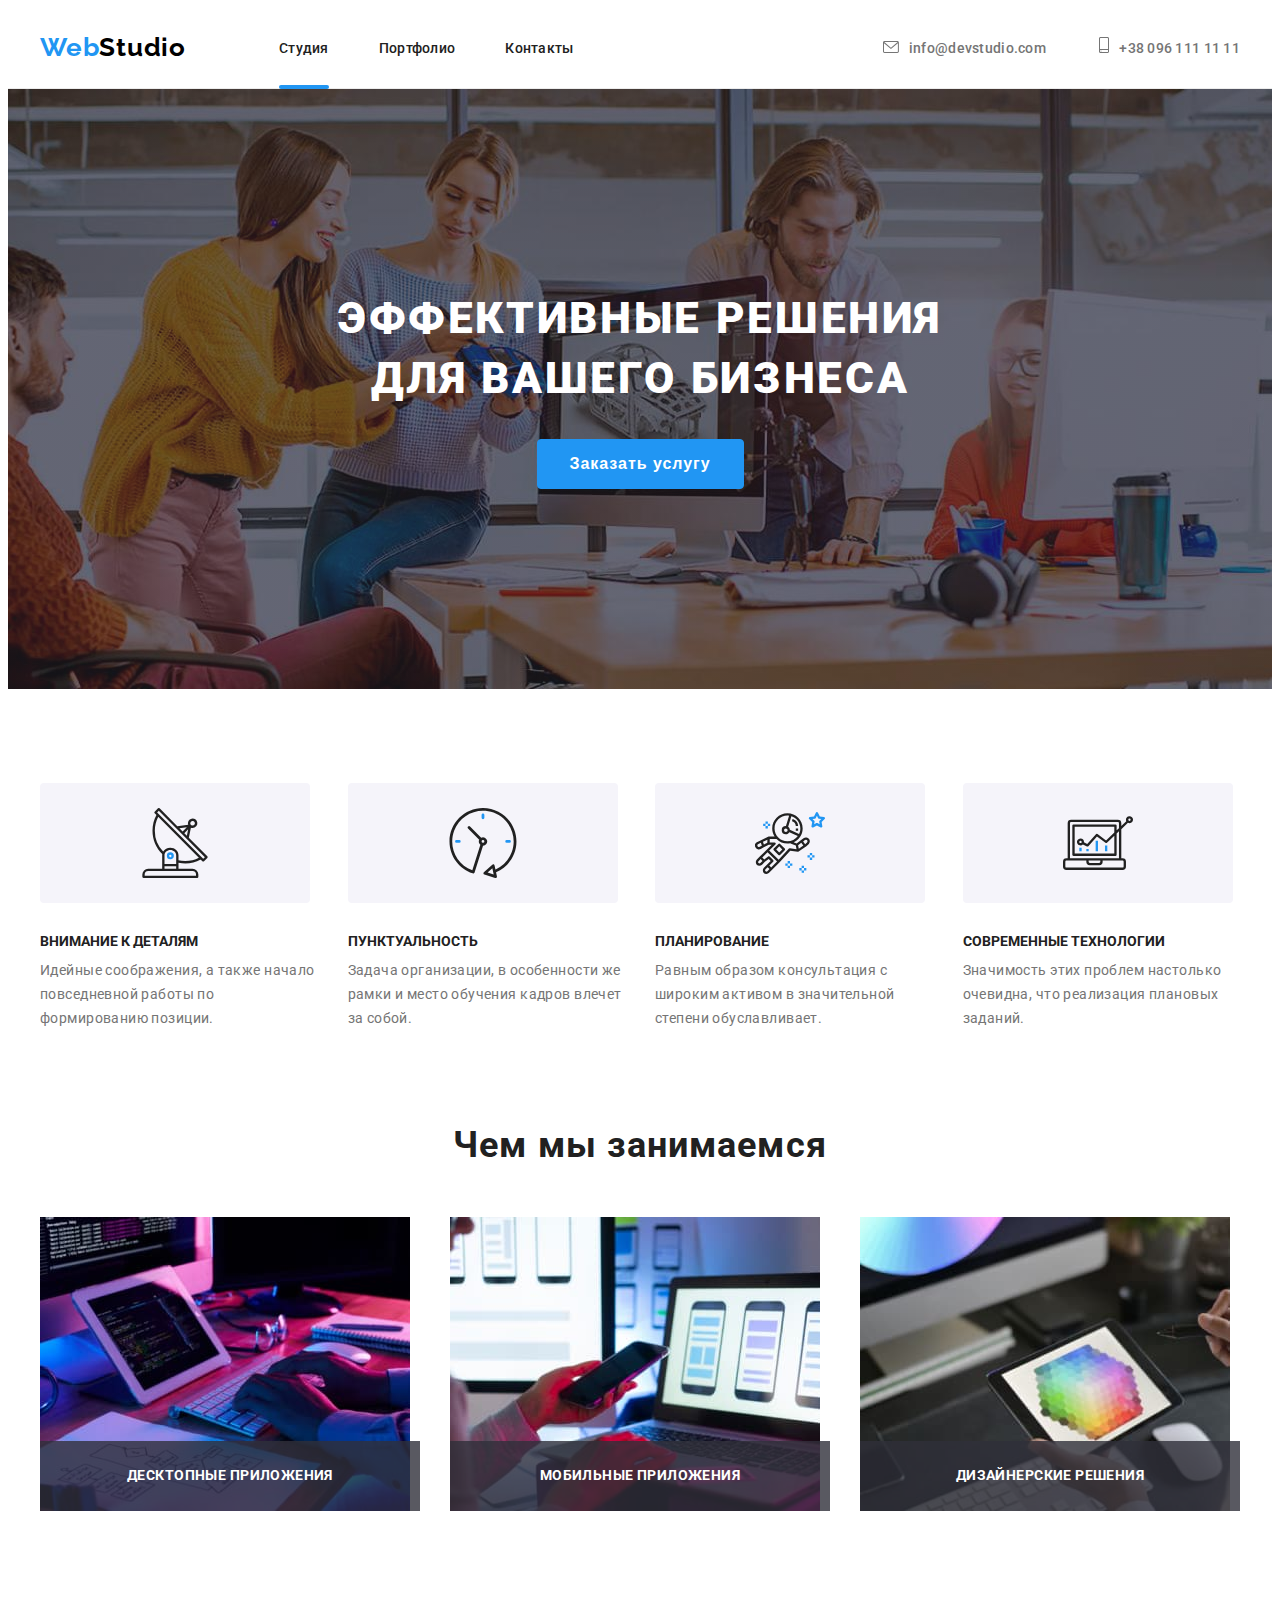
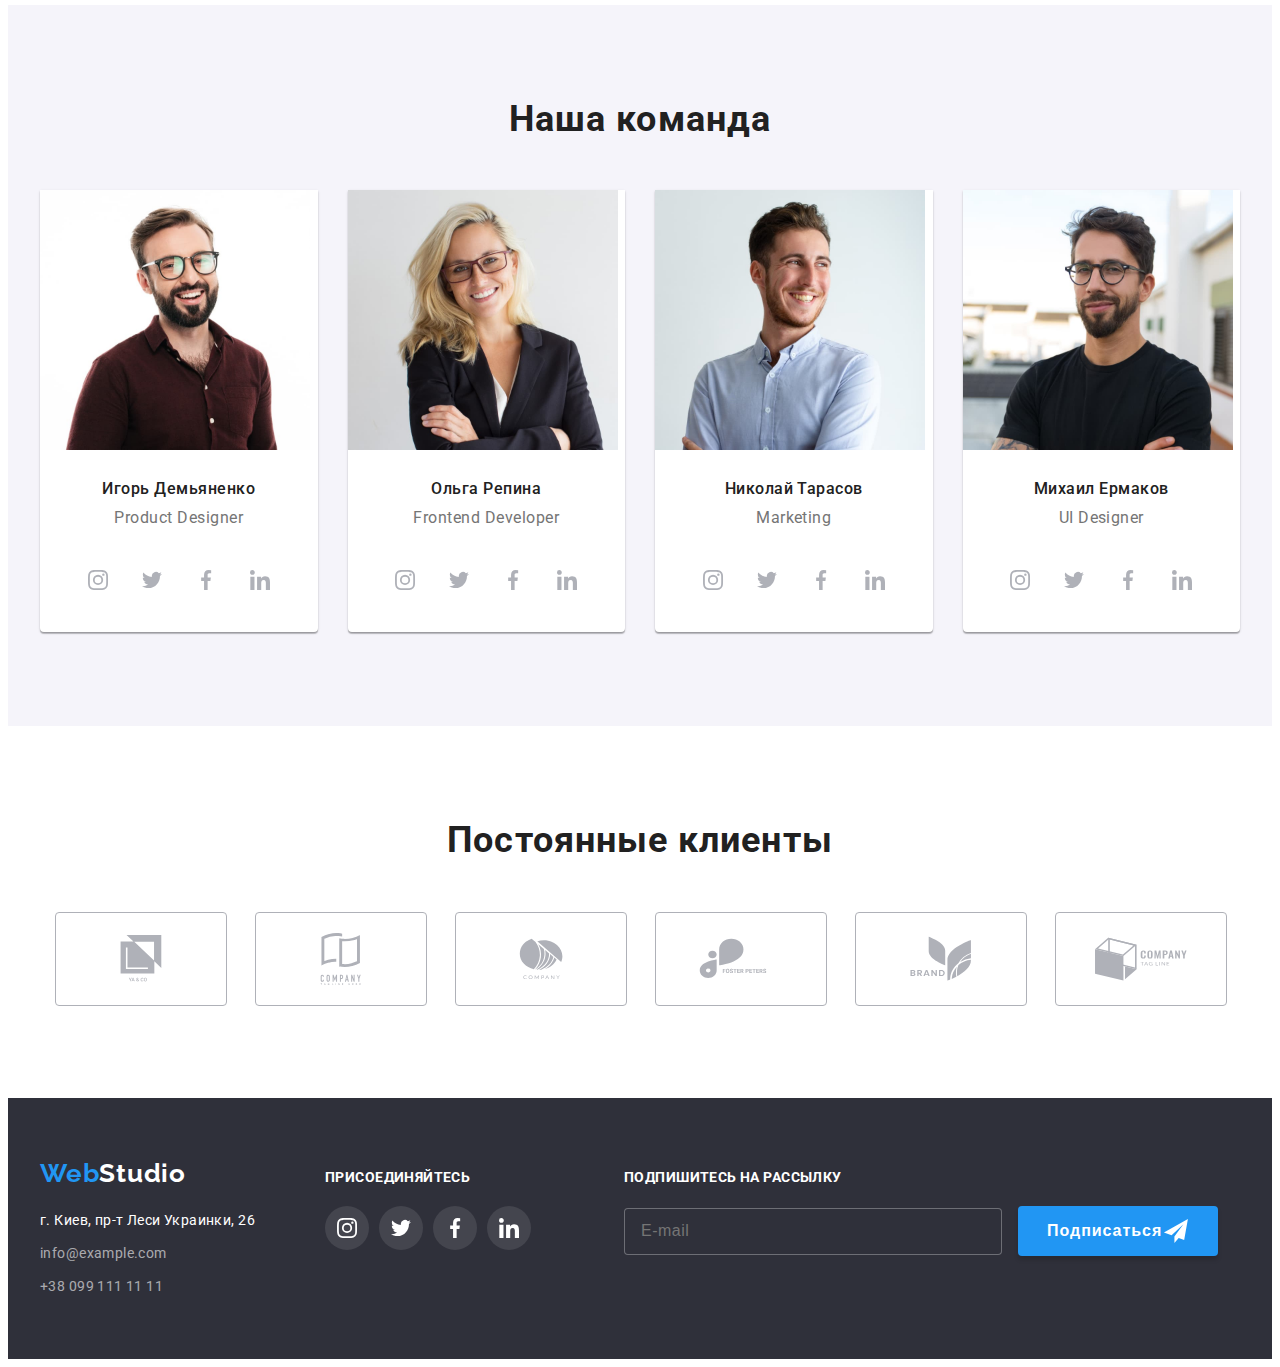
<file: index.html>
<!DOCTYPE html>
<html lang="ru">
<head>
    <meta charset="UTF-8">
    <meta http-equiv="X-UA-Compatible" content="IE=edge">
    <meta name="viewport" content="width=device-width, initial-scale=1.0">
    <title>Homework6</title>
    <link rel="preconnect" href="https://fonts.googleapis.com">
    <link rel="preconnect" href="https://fonts.gstatic.com" crossorigin>
    <link href="https://fonts.googleapis.com/css2?family=Raleway:wght@700&family=Roboto:wght@400;500;700;900&display=swap" rel="stylesheet">
    <link rel="stylesheet" href="https://cdnjs.cloudflare.com/ajax/libs/modern-normalize/1.1.0/modern-normalize.min.css" integrity="sha512-wpPYUAdjBVSE4KJnH1VR1HeZfpl1ub8YT/NKx4PuQ5NmX2tKuGu6U/JRp5y+Y8XG2tV+wKQpNHVUX03MfMFn9Q==" crossorigin="anonymous" referrerpolicy="no-referrer" />
    <link rel="stylesheet" href="./css/styles.css">
</head>
<body>
<!--Шапка--> 
    <header class="header">       
        <div class="container header-container">   
            <nav class="nav header-nav">
                <a class="web-studio link" href="/"><span class="web">Web</span>Studio</a>
                <ul class="header-list list">
                    <li class="header-item">
                        <a href="./index.html" class="link-menu current link menu">Студия</a>
                    </li>
                    <li class="header-item">
                        <a href="./portfolio.html" class="link-menu link menu">Портфолио</a>
                    </li>
                    <li class="header-item">
                        <a href="" class=" link-menu link menu">Контакты</a>
                    </li>
                </ul>
            </nav>
                <div class="site-nav-contacts">
                    <a href="mailto:info@devstudio.com" class="link-contacts link header-mail">
                        <svg class="mail-icon" width="16" height="12">
                        <use href="./images/icons.svg#icon-mail">
                        </use>
                    </svg>info@devstudio.com
                    </a>
                    <a href="tel:+380961111111" class="link-contacts link">
                        <svg class="phone-icon" width="10" height="16">
                            <use href="./images/icons.svg#icon-smartphone">
                            </use>
                        </svg>+38 096 111 11 11
                    </a>
                </div>                
        </div>
    </header>

<main>
<!--Heroy-->
    <div class="overlay">
        <section class="heroy">
            <div class="container">
                <h1 class="heroy-name">ЭФФЕКТИВНЫЕ РЕШЕНИЯ </br> ДЛЯ ВАШЕГО БИЗНЕСА</h1>
                <button type="button" class="button" data-modal-open>Заказать услугу</button> 
            </div>
        </section>
    </div>  

    <!-- Особенности-->
    <section class="section">
        <div class="container">
        <h2 class="visually-hidden">Особенности</h2>
        <ul class="peculiarities-list list">
            <li class="item">
                <div class="title-icons">
                    <svg class="title-icon" width="70" height="70">
                        <use href="./images/icons.svg#icon-antenna">
                        </use>
                    </svg>
                </div>
                <h3 class="title">ВНИМАНИЕ К ДЕТАЛЯМ</h3>
                <p class="peculiarities-list-text">Идейные соображения, а также начало повседневной работы по формированию позиции.</p>
            </li>
            <li class="item">
                <div class="title-icons">
                    <svg class="title-icon" width="70" height="70">
                        <use href="./images/icons.svg#icon-clock">
                        </use>
                    </svg>
                </div>
                <h3 class="title">ПУНКТУАЛЬНОСТЬ</h3>
                <p class="peculiarities-list-text">Задача организации, в особенности же рамки и место обучения кадров влечет за собой.</p>
            </li>
            <li class="item">
                <div class="title-icons">
                    <svg class="title-icon" width="70" height="70">
                        <use href="./images/icons.svg#icon-astronaut">
                        </use>
                    </svg>
                </div>
                <h3 class="title">ПЛАНИРОВАНИЕ</h3>
                <p class="peculiarities-list-text">Равным образом консультация с широким активом в значительной степени обуславливает.</p>
            </li>
            <li class="item">
                <div class="title-icons">
                    <svg class="title-icon" width="70" height="70">
                        <use href="./images/icons.svg#icon-diagram">
                        </use>
                    </svg>
                </div>
                <h3 class="title">СОВРЕМЕННЫЕ ТЕХНОЛОГИИ</h3>
                <p class="peculiarities-list-text">Значимость этих проблем настолько очевидна, что реализация плановых заданий.</p>
            </li>
        </ul>
        </div>
    </section>
<!--Чем мы занимаемся-->
    <section class="section content">
        <div class="container">
        <h2 class="section-name">Чем мы занимаемся</h2>
        <ul class="work list">
            <li class="item">
                <div class="work-item-wrap">
                <img src="./images/box-1.jpg" alt="Изображение1"  width="370" height="294">
                <p class="work-item-text">ДЕСКТОПНЫЕ ПРИЛОЖЕНИЯ</p>
                </div>
            </li>
            <li class="item">
                <div class="work-item-wrap">
                <img src="./images/box-2.jpg" alt="Изображение2"  width="370" height="294">
                <p class="work-item-text">МОБИЛЬНЫЕ ПРИЛОЖЕНИЯ</p>
                </div>
            </li>
            <li class="item">
                <div class="work-item-wrap">
                <img src="./images/box-3.jpg" alt="Изображение3"  width="370" height="294">
                <p class="work-item-text">ДИЗАЙНЕРСКИЕ РЕШЕНИЯ</p> 
                </div>
            </li>
        </ul>
    </div>
    </section>
<!--Наша команда-->
    <section class="section team">
        <div class="container">
        <h2 class="section-name">Наша команда</h2>
        <ul class="worker list">
            <li class="item">
                <img src="./images/product-designer.jpg" alt="Игорь Демьяненко" width="270" height="260">
                <div class="profession">
                    <h3 class="worker-name">Игорь Демьяненко</h3>
                    <p class="worker-position" lang="en">Product Designer</p>
                    <ul class="worker-social list social-list">
                        <li class="social-item">
                            <a href="" class="social-link">
                                <svg class="social-icon" widht="20" height="20">
                                    <use href="./images/icons.svg#icon-instagram">

                                    </use>
                                </svg>
                            </a>
                        </li>
                        <li class="social-item">
                            <a href="" class="social-link">
                                <svg class="social-icon" widht="20" height="20">
                                    <use href="./images/icons.svg#icon-twitter">

                                    </use>
                                </svg>
                            </a>
                        </li>
                        <li class="social-item">
                            <a href="" class="social-link">
                                <svg class="social-icon" widht="20" height="20">
                                    <use href="./images/icons.svg#icon-facebook">

                                    </use>
                                </svg>
                            </a>
                        </li>
                        <li class="social-item">
                            <a href="" class="social-link">
                                <svg class="social-icon" widht="20" height="20">
                                    <use href="./images/icons.svg#icon-linkedin">

                                    </use>
                                </svg>
                            </a>
                        </li>
                    </ul>
                </div>
            </li>
            <li class="item"><img src="./images/frontend-developer.jpg" alt="Ольга Репина"  width="270" height="260">
                <div class="profession">
                    <h3 class="worker-name">Ольга Репина</h3>
                    <p  class="worker-position" lang="en">Frontend Developer</p>
                    <ul class="worker-social list social-list">
                        <li class="social-item">
                            <a href="" class="social-link">
                                <svg class="social-icon" widht="20" height="20">
                                    <use href="./images/icons.svg#icon-instagram">

                                    </use>
                                </svg>
                            </a>
                        </li>
                        <li class="social-item">
                            <a href="" class="social-link">
                                <svg class="social-icon" widht="20" height="20">
                                    <use href="./images/icons.svg#icon-twitter">

                                    </use>
                                </svg>
                            </a>
                        </li>
                        <li class="social-item">
                            <a href="" class="social-link">
                                <svg class="social-icon" widht="20" height="20">
                                    <use href="./images/icons.svg#icon-facebook">

                                    </use>
                                </svg>
                            </a>
                        </li>
                        <li class="social-item">
                            <a href="" class="social-link">
                                <svg class="social-icon" widht="20" height="20">
                                    <use href="./images/icons.svg#icon-linkedin">

                                    </use>
                                </svg>
                            </a>
                        </li>
                    </ul>
                </div>
            </li>
            <li class="item"><img src="./images/marketing.jpg" alt="Николай Тарасов"  width="270" height="260">
                <div class="profession">
                    <h3 class="worker-name">Николай Тарасов</h3>
                    <p  class="worker-position" lang="en">Marketing</p>
                    <ul class="worker-social list social-list">
                        <li class="social-item">
                            <a href="" class="social-link">
                                <svg class="social-icon" widht="20" height="20">
                                    <use href="./images/icons.svg#icon-instagram">

                                    </use>
                                </svg>
                            </a>
                        </li>
                        <li class="social-item">
                            <a href="" class="social-link">
                                <svg class="social-icon" widht="20" height="20">
                                    <use href="./images/icons.svg#icon-twitter">

                                    </use>
                                </svg>
                            </a>
                        </li>
                        <li class="social-item">
                            <a href="" class="social-link">
                                <svg class="social-icon" widht="20" height="20">
                                    <use href="./images/icons.svg#icon-facebook">

                                    </use>
                                </svg>
                            </a>
                        </li>
                        <li class="social-item">
                            <a href="" class="social-link">
                                <svg class="social-icon" widht="20" height="20">
                                    <use href="./images/icons.svg#icon-linkedin">

                                    </use>
                                </svg>
                            </a>
                        </li>
                    </ul>
                </div>
            </li>
            <li class="item"><img src="./images/ui-designer.jpg" alt="Михаил Ермаков"  width="270" height="260">
                <div class="profession">
                    <h3 class="worker-name">Михаил Ермаков</h3>
                    <p class="worker-position" lang="en">UI Designer</p>
                    <ul class="worker-social list social-list">
                        <li class="social-item">
                            <a href="" class="social-link">
                                <svg class="social-icon" widht="20" height="20">
                                    <use href="./images/icons.svg#icon-instagram">

                                    </use>
                                </svg>
                            </a>
                        </li>
                        <li class="social-item">
                            <a href="" class="social-link">
                                <svg class="social-icon" widht="20" height="20">
                                    <use href="./images/icons.svg#icon-twitter">

                                    </use>
                                </svg>
                            </a>
                        </li>
                        <li class="social-item">
                            <a href="" class="social-link">
                                <svg class="social-icon" widht="20" height="20">
                                    <use href="./images/icons.svg#icon-facebook">
                                    </use>
                                </svg>
                            </a>
                        </li>
                        <li class="social-item">
                            <a href="" class="social-link">
                                <svg class="social-icon" widht="20" height="20">
                                    <use href="./images/icons.svg#icon-linkedin">

                                    </use>
                                </svg>
                            </a>
                        </li>
                    </ul>
                </div>
            </li>    
        </ul>
    </div>
    </section>

<!-- Постоянные клиенты -->
    <section class="section">
        <div class="container">
            <h2 class="section-name">Постоянные клиенты</h2>
            <ul class="clients-list list">
                <li class="clients-item">
                    <a href="" class="clients-link">
                        <svg class="clients-icon" widht="41" height="46.7">
                            <use href="./images/icons.svg#icon-group-1">
                            </use>
                        </svg>
                    </a>
                </li>
                <li class="clients-item">
                    <a href="" class="clients-link">
                        <svg class="clients-icon" widht="40" height="52">
                            <use href="./images/icons.svg#icon-group-2">
                            </use>
                        </svg>
                    </a>
                </li>
                <li class="clients-item">
                    <a href="" class="clients-link">
                        <svg class="clients-icon" widht="43.46" height="41.18">
                            <use href="./images/icons.svg#icon-group-3">
                            </use>
                        </svg>
                    </a>
                </li>
                <li class="clients-item">
                    <a href="" class="clients-link">
                        <svg class="clients-icon" widht="84.44" height="40.62">
                            <use href="./images/icons.svg#icon-group-4">
                            </use>
                        </svg>
                    </a>
                </li>
                <li class="clients-item">
                    <a href="" class="clients-link">
                        <svg class="clients-icon" widht="62.54" height="45.43">
                            <use href="./images/icons.svg#icon-group-5">
                            </use>
                        </svg>
                    </a>
                </li>
                <li class="clients-item">
                    <a href="" class="clients-link">
                        <svg class="clients-icon" widht="93.79" height="43.93">
                            <use href="./images/icons.svg#icon-group-6">
                            </use>
                        </svg>
                    </a>
                </li>
            </ul>
        </div>
    </section>
</main>

<!--Footer-->
<footer class="footer">
    <div class="container footer-container">
        <div class="footer-contacts">
        <a class="web-studio link" href="/"><span class="web">Web</span>Studio</a>
        <address class="address">
            <ul class="footer-list list">
                <li><a href="https://goo.gl/maps/Q4nnMbQuA6dh1xM89" target="_blank" class="footer-link link">г. Киев, пр-т Леси Украинки, 26</a></li>
                <li><a href="mailto:info@example.com" class=" footer-item link">info@example.com</a></li>
                <li><a href="tel:+380991111111" class="footer-item footer-tel link">+38 099 111 11 11</a></li>
            </ul>
        </address>
        </div>
        <div class="footer-social-section">
            <h3 class="footer-social-title">ПРИСОЕДИНЯЙТЕСЬ</h3>
            <ul class="footer-social list social-list">
                <li class="footer-social-item">
                    <a href="" class="footer-social-link">
                        <svg class="footer-social-icon" widht="20" height="20">
                            <use href="./images/icons.svg#icon-instagram">

                            </use>
                        </svg>
                    </a>
                </li>
                <li class="footer-social-item">
                    <a href="" class="footer-social-link">
                        <svg class="footer-social-icon" widht="20" height="20">
                            <use href="./images/icons.svg#icon-twitter"></use>
                        </svg>
                    </a>
                </li>
                <li class="footer-social-item">
                    <a href="" class="footer-social-link">
                        <svg class="footer-social-icon" widht="20" height="20">
                            <use href="./images/icons.svg#icon-facebook"></use>
                        </svg>
                    </a>
                </li>
                <li class="footer-social-item">
                    <a href="" class="footer-social-link">
                        <svg class="footer-social-icon" widht="20" height="20">
                            <use href="./images/icons.svg#icon-linkedin"></use>
                        </svg>
                    </a>
                </li>
            </ul>   
        </div>
        <form action="" class="footer-form">
            <p class="footer-form-title">ПОДПИШИТЕСЬ НА РАССЫЛКУ</p>
            <div class="footer-form-field">
            <label>
                <input type="email" name="mail" id="mail" placeholder="E-mail"  class="footer-form-input">
            </label>
            <button type="submit" class="footer-form-btn">Подписаться
                <svg widht="24" height="24">
                <use href="./images/icons.svg#icon-send"></use>
            </svg></button>
            </div>
        </form>
    </footer>

<div class="backdrop is-hidden" data-modal>
    <div class="modal">
        <button type="button" class="modal-btn" data-modal-close>
            <svg class="modal-close-icon" widht="18" height="18">
                <use href="./images/icons.svg#icon-close"></use>
            </svg>
        </button>
        <form action="#" class="modal-form" >
            <p class="modal-form-title">Оставьте свои данные, мы вам перезвоним</p>
            <label class="modal-form-field">Имя
                <div class="modal-form-wrapper">
                <input type="text" class="modal-form-input" name="user-name" minlength="2" pattern="[a-zA-Zа-яёА-ЯЁ]+" title="Имя должно содержать символы кириллицы и латыницы" required>
                <svg class="modal-form-icon" widht="18" height="18">
                    <use href="./images/icons.svg#icon-person"></use>
                </svg>
                </div>
            </label>
            <label class="modal-form-field">Телефон
                <div class="modal-form-wrapper">
                <input type="tel" class="modal-form-input" name="user-tel" pattern="[0-9]{3}-[0-9]{3}-[0-9]{2}-[0-9]{2}" title="099-000-00-00">
                <svg class="modal-form-icon" widht="18" height="18">
                    <use href="./images/icons.svg#icon-phone"></use>
                </svg>
                </div>
            </label>
            <label class="modal-form-field">Почта
                <div class="modal-form-wrapper">
                <input type="mail" class="modal-form-input" name="user-mail">
                <svg class="modal-form-icon" widht="18" height="18">
                    <use href="./images/icons.svg#icon-email"></use>
                </svg>
                </div>
            </label>
            <label class="modal-form-field">Комментарий
                <textarea class="modal-form-message" name="user-message" placeholder="Введите текст"></textarea>
            </label>

            <input type="checkbox" name="accept" id="accept-policy" class="modal-form-checkbox visually-hidden">
            <label for="accept-policy" class="modal-form-checkbox-label">Соглашаюсь с рассылкой и принимаю&nbsp; <a href="#" class="contract">Условия договора</a></label>

            <button type="submit" class="modal-form-btn">Отправить</button>
        </form>
    </div>
</div>   
<script src="./js/modal.js"></script> 
</body>
</html>
</file>
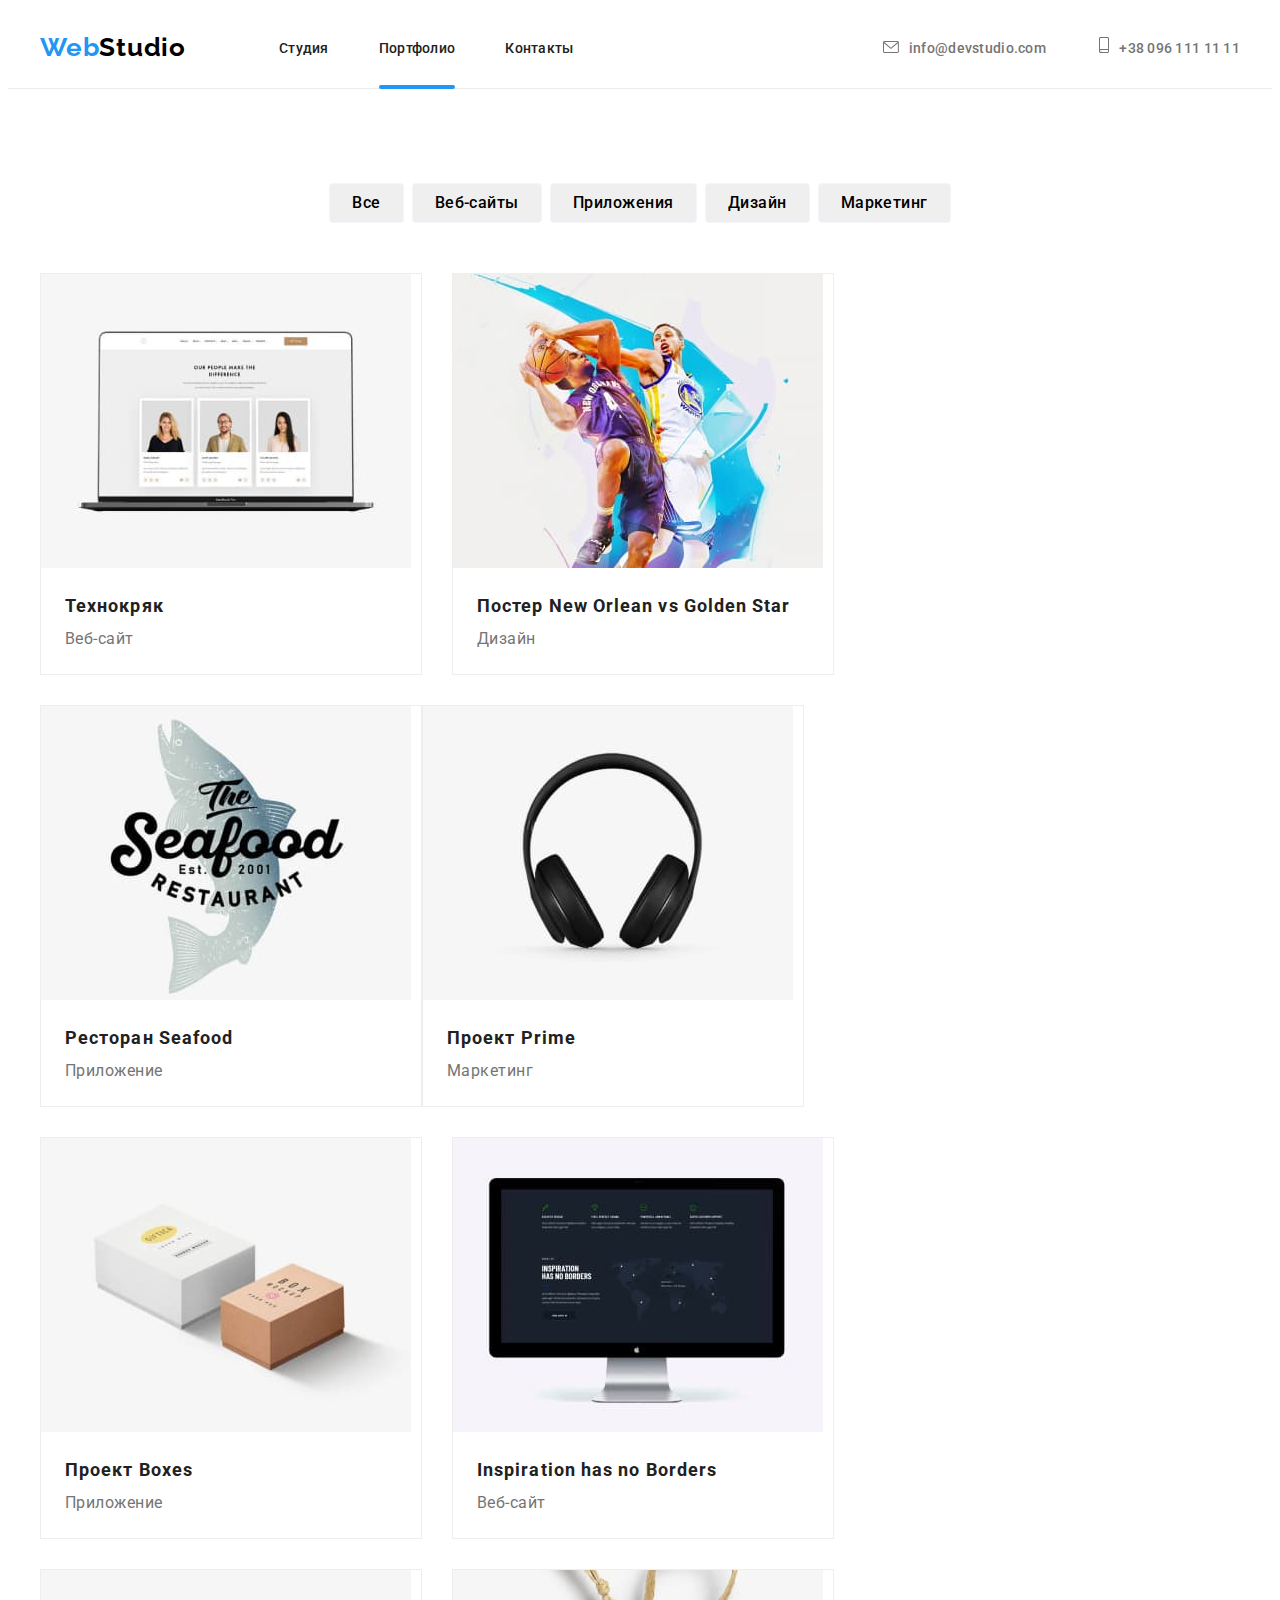
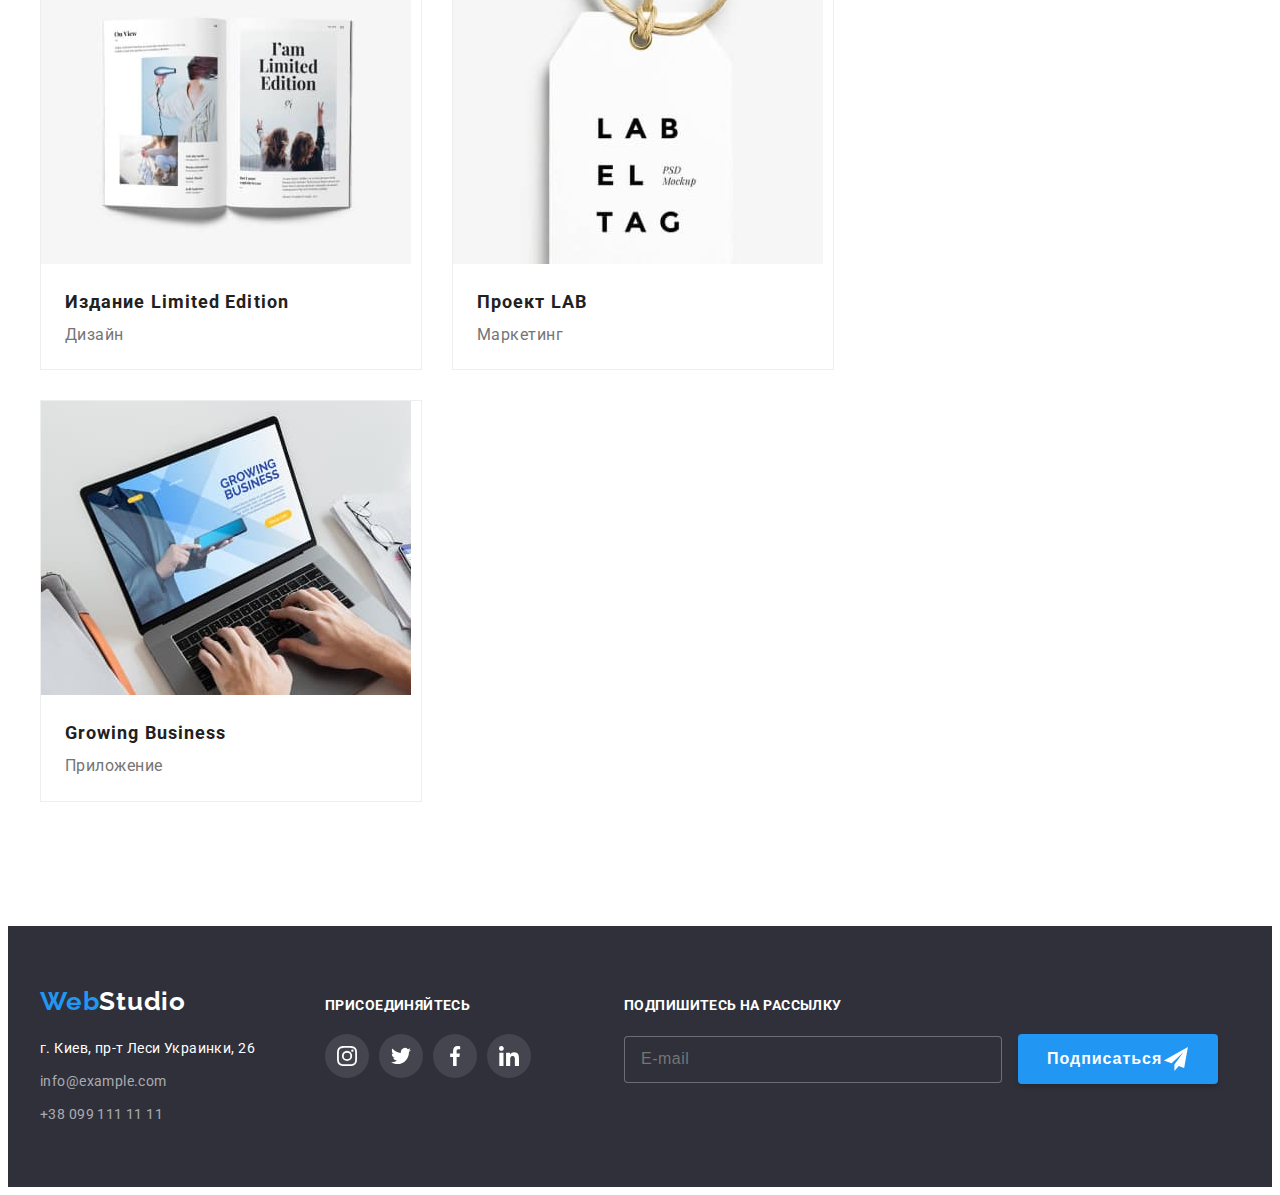
<file: portfolio.html>
<!DOCTYPE html>
<html lang="ru">
<head>
    <meta charset="UTF-8">
    <meta http-equiv="X-UA-Compatible" content="IE=edge">
    <meta name="viewport" content="width=device-width, initial-scale=1.0">
    <title>Homework6</title>
    <link rel="preconnect" href="https://fonts.googleapis.com">
    <link rel="preconnect" href="https://fonts.gstatic.com" crossorigin>
    <link href="https://fonts.googleapis.com/css2?family=Raleway:wght@700&family=Roboto:wght@400;500;700;900&display=swap" rel="stylesheet">
    <link rel="stylesheet" href="https://cdnjs.cloudflare.com/ajax/libs/modern-normalize/1.1.0/modern-normalize.min.css" integrity="sha512-wpPYUAdjBVSE4KJnH1VR1HeZfpl1ub8YT/NKx4PuQ5NmX2tKuGu6U/JRp5y+Y8XG2tV+wKQpNHVUX03MfMFn9Q==" crossorigin="anonymous" referrerpolicy="no-referrer" />
    <link rel="stylesheet" href="./css/styles.css">
</head>
<body>
<!--Шапка--> 
<header class="header">       
    <div class="container header-container">   
        <nav class="nav header-nav">
            <a class="web-studio link" href="/"><span class="web">Web</span>Studio</a>
            <ul class="header-list list">
                <li class="header-item">
                    <a href="./index.html" class="link-menu link menu">Студия</a>
                </li>
                <li class="header-item">
                    <a href="./portfolio.html" class="link-menu current link menu">Портфолио</a>
                </li>
                <li class="header-item">
                    <a href="" class=" link-menu link menu">Контакты</a></li>
            </ul>
        </nav>
            <div class="site-nav-contacts">
                <a href="mailto:info@devstudio.com" class="link-contacts link header-mail">
                    <svg class="mail-icon" width="16" height="12">
                    <use href="./images/icons.svg#icon-mail">
                    </use>
                </svg>info@devstudio.com
                </a>
                <a href="tel:+380961111111" class="link-contacts link">
                    <svg class="phone-icon" width="10" height="16">
                        <use href="./images/icons.svg#icon-smartphone">
                        </use>
                    </svg>+38 096 111 11 11
                </a>
            </div>                
    </div>
</header>
 
    <!--Filters-->
    <section class="section">
        <div class="container ">
        <ul class="filter list">
            <li class="filter-item"><button type="button" class="filter-btn link">Все</button></li>
            <li class="filter-item"><button type="button" class="filter-btn link">Веб-сайты</button></li>
            <li class="filter-item"><button type="button" class="filter-btn link">Приложения</button></li>
            <li class="filter-item"><button type="button" class="filter-btn link">Дизайн</button></li>
            <li class="filter-item"><button type="button" class="filter-btn link">Маркетинг</button></li>
        </ul>
        <ul class="projects list">
            <li class="projects-item">
                <div class="projects-item-wrap">
                    <img src="./images/project-1.jpg" alt="Технокряк" width="370" height="294">
                    <p class="project-picture-text">
                        Технокряк это современная площадка распространения коронавируса. Компании используют эту платформу для цифрового шпионажа и атак на защищённые сервера конкурентов.
                    </p>    
                </div>
                    <div class="project-kind">
                    <h3 class="project-name">Технокряк</h3>
                    <p class="project-type">Веб-сайт</p>
                </div>
            </li>
            <li class="projects-item">
                <div class="projects-item-wrap">
                <img src="./images/project-2.jpg" alt="Постер New Orlean vs Golden Star" width="370" height="294">    
                <p class="project-picture-text">
                    Технокряк это современная площадка распространения коронавируса. Компании используют эту платформу для цифрового шпионажа и атак на защищённые сервера конкурентов. 
                </p>
                </div>
                
                <div class="project-kind">
                    <h3 class="project-name">Постер New Orlean vs Golden Star</h3>
                    <p class="project-type">Дизайн</p>
                </div>
            </li>
            <li class="projects-item">
                <div class="projects-item-wrap">
                    <img src="./images/project-3.jpg" alt="Ресторан Seafood" width="370" height="294">
                    <p class="project-picture-text">
                        Технокряк это современная площадка распространения коронавируса. Компании используют эту платформу для цифрового шпионажа и атак на защищённые сервера конкурентов. 
                    </p>
                </div>
                <div class="project-kind">
                    <h3 class="project-name">Ресторан Seafood</h3>
                    <p class="project-type">Приложение</p>
                </div>
            </li>
            <li class="projects-item">
                <div class="projects-item-wrap">
                   <img src="./images/project-4.jpg" alt="Проект Prime" width="370" height="294"> 
                   <p class="project-picture-text">
                    Технокряк это современная площадка распространения коронавируса. Компании используют эту платформу для цифрового шпионажа и атак на защищённые сервера конкурентов. 
                    </p>
                </div>
                <div class="project-kind">
                    <h3 class="project-name">Проект Prime</h3>
                    <p class="project-type">Маркетинг</p>
                </div>
            </li>
            <li class="projects-item">
                <div class="projects-item-wrap">
                    <img src="./images/project-5.jpg" alt="Проект Boxes" width="370" height="294">
                    <p class="project-picture-text">
                        Технокряк это современная площадка распространения коронавируса. Компании используют эту платформу для цифрового шпионажа и атак на защищённые сервера конкурентов. 
                    </p>
                </div>
                <div class="project-kind">
                    <h3 class="project-name">Проект Boxes</h3>
                    <p class="project-type">Приложение</p>
                </div>
            </li>
            <li class="projects-item">
                <div class="projects-item-wrap">
                    <img src="./images/project-6.jpg" alt="Inspiration has no Borders" width="370" height="294">
                    <p class="project-picture-text">
                        Технокряк это современная площадка распространения коронавируса. Компании используют эту платформу для цифрового шпионажа и атак на защищённые сервера конкурентов. 
                    </p>
                </div>
                <div class="project-kind">
                    <h3 class="project-name">Inspiration has no Borders</h3>
                    <p class="project-type">Веб-сайт</p>
                </div>
            </li>
            <li class="projects-item">
                <div class="projects-item-wrap">
                    <img src="./images/project-7.jpg" alt="Издание Limited Edition" width="370" height="294">
                    <p class="project-picture-text">
                        Технокряк это современная площадка распространения коронавируса. Компании используют эту платформу для цифрового шпионажа и атак на защищённые сервера конкурентов. 
                    </p>
                </div>
                <div class="project-kind">
                    <h3 class="project-name">Издание Limited Edition</h3>
                    <p class="project-type">Дизайн</p>
             </div>
            </li>
            <li class="projects-item">
                <div class="projects-item-wrap">
                    <img src="./images/project-8.jpg" alt="Проект LAB" width="370" height="294">
                    <p class="project-picture-text">
                        Технокряк это современная площадка распространения коронавируса. Компании используют эту платформу для цифрового шпионажа и атак на защищённые сервера конкурентов. 
                    </p>
                </div>
                <div class="project-kind">
                    <h3 class="project-name">Проект LAB</h3>
                    <p class="project-type">Маркетинг</p>
                </div>
            </li>
            <li class="projects-item">
                <div class="projects-item-wrap">
                    <img src="./images/project-9.jpg" alt="Growing Business" width="370" height="294">
                    <p class="project-picture-text">
                        Технокряк это современная площадка распространения коронавируса. Компании используют эту платформу для цифрового шпионажа и атак на защищённые сервера конкурентов. 
                    </p>
                </div>
                <div class="project-kind">
                    <h3 class="project-name">Growing Business</h3>
                    <p class="project-type">Приложение</p>
            </div>
            </li>
        </ul>
    </div>
    </section>

<!--Footer-->
<footer class="footer">
    <div class="container footer-container">
        <div class="footer-contacts">
        <a class="web-studio link" href="/"><span class="web">Web</span>Studio</a>
        <address class="address">
            <ul class="footer-list list">
                <li><a href="https://goo.gl/maps/Q4nnMbQuA6dh1xM89" target="_blank" class="footer-link link">г. Киев, пр-т Леси Украинки, 26</a></li>
                <li><a href="mailto:info@example.com" class=" footer-item link">info@example.com</a></li>
                <li><a href="tel:+380991111111" class="footer-item footer-tel link">+38 099 111 11 11</a></li>
            </ul>
        </address>
        </div>
        <div class="footer-social-section">
            <h3 class="footer-social-title">ПРИСОЕДИНЯЙТЕСЬ</h3>
            <ul class="footer-social list social-list">
                <li class="footer-social-item">
                    <a href="" class="footer-social-link">
                        <svg class="footer-social-icon" widht="20" height="20">
                            <use href="./images/icons.svg#icon-instagram">

                            </use>
                        </svg>
                    </a>
                </li>
                <li class="footer-social-item">
                    <a href="" class="footer-social-link">
                        <svg class="footer-social-icon" widht="20" height="20">
                            <use href="./images/icons.svg#icon-twitter"></use>
                        </svg>
                    </a>
                </li>
                <li class="footer-social-item">
                    <a href="" class="footer-social-link">
                        <svg class="footer-social-icon" widht="20" height="20">
                            <use href="./images/icons.svg#icon-facebook"></use>
                        </svg>
                    </a>
                </li>
                <li class="footer-social-item">
                    <a href="" class="footer-social-link">
                        <svg class="footer-social-icon" widht="20" height="20">
                            <use href="./images/icons.svg#icon-linkedin"></use>
                        </svg>
                    </a>
                </li>
            </ul>   
        </div>
        <form action="" class="footer-form">
            <p class="footer-form-title">ПОДПИШИТЕСЬ НА РАССЫЛКУ</p>
            <div class="footer-form-field">
            <label>
                <input type="email" name="mail" id="mail" placeholder="E-mail"  class="footer-form-input">
            </label>
            <button type="submit" class="footer-form-btn">Подписаться
                <svg widht="24" height="24">
                <use href="./images/icons.svg#icon-send"></use>
            </svg></button>
            </div>
        </form>
    </footer>
</body>
</html>
</file>
<file: css/styles.css>
/* цвет основного текста №000000 */
/* цвет заголовков #212121 */
/* цвет вторичного текста #757575 */
/*белый №FFFFFF*/
/*акцент #2196F3*/

:root{
    --primary-text-color: #757575;
    --primary-title-color: #212121;
    --primary-black-color: #000000;
    --primary-white-color: #FFFFFF;
    --accent-color: #2196F3;
}
p, h1, h2, h3, h4, h5, h6{
    margin: 0;
}

ul{
    margin: 0;
    padding: 0;
}

img{
    display: block;
}

body{
    background-color: var(--primary-white-color);
    color: var(--primary-text-color);
    font-family: 'Roboto', sans-serif;
}

.visually-hidden{
    position: absolute;
    width: 1px;
    height: 1px;
    margin: -1px;
    padding: 0;
    overflow: hidden;
    border: 0;
    clip: rect(0 0 0 0);
}

.container{
    width: 1200px;
    padding-left: 15px;
    padding-right: 15px;
    margin: 0 auto;
}

.section{
    padding-top: 94px;
    padding-bottom: 94px;
}

.list{
    list-style: none;
}

.link{
    text-decoration: none;
}
/*----------- header---------- */
.header{
    padding-top: 24px;
    padding-bottom: 25px;
    border-bottom: 1px solid #ECECEC;
}

.header-container{
    display: flex;
    align-items: center;
}

.header .web{
    font-family: 'Raleway', sans-serif;
    font-style: normal;
    font-weight: 700;
    font-size: 26px;
    line-height: 1.19;
    letter-spacing: 0.03em;
    color: var(--accent-color);
}

.header .web-studio{
    margin-right: 93px;
    font-family: 'Raleway', sans-serif;
    font-style: normal;
    font-weight: 700;
    font-size: 26px;
    line-height: 1.19;
    letter-spacing: 0.03em;
    color: var(--primary-black-color);
}
.header-nav{
    display: flex;
    align-items: center;
}

.header-list{
    display: flex;
}

.header-item:not(:last-child){
    margin-right: 50px;
}

.header-item .link:hover,
.header-item .link:focus {
    color: var(--accent-color);
}    

.header .menu{
    font-weight: 500;
    font-size: 14px;
    line-height: 1.14;
    letter-spacing: 0.02em;
    color: var(--primary-title-color);
    transition: color 250ms cubic-bezier(0.4, 0, 0.2, 1);
}

.site-nav .link{
    color: var(--primary-title-color);
}

.logo{
    color: var(--primary-black-color);
    font-family: 'Raleway', sans-serif;
    font-style: normal;
    font-weight: 700;
    font-size: 26px;
    line-height: 1.19;
    letter-spacing: 0.03em;
}

.header-item{
    position: relative;
}

.link-menu.current::after{
    content: '';
    position: absolute;
    width: 100%;
    height: 4px;
    bottom: -32px;
    border-radius: 2px;
    background-color: var(--accent-color);
    display: block;
}


.site-nav .link:hover,
.site-nav .link:focus {
    color: var(--accent-color);
    font-weight: 500;
    font-size: 14px;
    line-height: 1.33;
    letter-spacing: 0.02em;
}

.site-nav-contacts{
    margin-left: auto;
}

.header-mail{
    margin-right: 50px;
}

.mail-icon{
    fill: var(--primary-text-color);
    margin-right: 10px;
    transition: fill 250ms cubic-bezier(0.4, 0, 0.2, 1);
}

.phone-icon{
    fill: var(--primary-text-color);
    margin-right: 10px;
    transition: fill 250ms cubic-bezier(0.4, 0, 0.2, 1);
}

.link-contacts:hover, .link-contacts:focus{
    color: var(--accent-color);
}

.link-contacts:hover .mail-icon,
.link-contacts:focus .mail-icon{
    fill: var(--accent-color);
}

.link-contacts:hover .phone-icon,
.link-contacts:focus .phone-icon{
    fill: var(--accent-color);
}

.link-contacts{
    color: var(--primary-text-color);
    font-weight: 500;
    font-size: 14px;
    line-height: 1.14;
    letter-spacing: 0.02em;
    transition: color 250ms cubic-bezier(0.4, 0, 0.2, 1);
}

/* --------Heroy-------------*/

.overlay{
    max-width: 1600px;
    height: 600px;
    margin-left: auto;
    margin-right: auto;
    background-image: linear-gradient(
        to right,
        rgba(47, 48, 58, 0.4),
        rgba(47, 48, 58, 0.4)),
     url(../images/heroy.jpg);
    background-repeat: no-repeat;
    background-size: cover;
    background-position: center;
    background-color: #2F303A;
}

.heroy{
    padding-top: 200px;
    padding-bottom: 200px;
}

.heroy-name{
    margin-bottom: 30px;
    font-weight: 900;
    font-size: 44px;
    line-height: 1.36;
    text-align: center;
    letter-spacing: 0.06em;
    text-transform: uppercase;
    color: var(--primary-white-color);
}

.heroy .button{
    margin: 0 auto;
    padding: 10px 32px;
    min-width: 200px;
    height: 50px;
    border-radius: 4px;
    border: 1px solid var(--accent-color);
    color: var(--primary-white-color);
    background-color: var(--accent-color) ;
    cursor: pointer;
    font-weight: 700;
    font-size: 16px;
    line-height: 1.87;
    display: flex;
    align-items: center;
    text-align: center;
    letter-spacing: 0.06em;
    transition: background-color 250ms cubic-bezier(0.4, 0, 0.2, 1);
}
.heroy .button:hover, .heroy .button:focus{
    background-color: #188CE8;
    box-shadow: 0px 4px 4px rgba(0, 0, 0, 0.15);    
}


/* ОСОБЕННОСТИ */

.title-icons{
    display: flex;
    justify-content: center;
    align-items: center;
    margin-bottom: 30px;
    width: 270px;
    height: 120px;
    background: #F5F4FA;
    border-radius: 4px;
}

.peculiarities-list{
    display: flex;
    flex-wrap: wrap;
}

.peculiarities-list .item{
    width: calc((100% - 90px)/4);
    margin-right: 30px;
}

.peculiarities-list .item:nth-child(4n){
    margin-right: 0;
}


.peculiarities-list .title{
    margin-bottom: 10px;
    color: var(--primary-title-color);
    font-weight: 700;
    font-size: 14px;
    line-height: 1.33
    letter-spacing: 0.03em;
}

.peculiarities-list-text{
    color: var(--primary-text-color);
    font-weight: normal;
    font-size: 14px;
    line-height: 1.71;
    letter-spacing: 0.03em;
}

.content{
    padding-top: 0;
}

.section-name{
    margin-bottom: 50px;
    text-align: center;
    color: var(--primary-title-color);    
    font-weight: 700;
    font-size: 36px;
    line-height: 1.16;
    letter-spacing: 0.03em;  
}
.team{
    background-color: #F5F4FA;
}
.work{
    display: flex;
    flex-wrap: wrap;
}

.profession{
    padding-top: 30px;
    padding-bottom: 30px;
}

.work .item{
    width: calc((100% - 60px)/3);
    margin-right: 30px;
}

.work .item:nth-child(3n){
    margin-right: 0;
}

.work-item-wrap{
    position: relative;

}

.work-item-text{
    position: absolute;
    bottom: 0;
    height: 70px;
    width: 100%;
    background-color: rgba(47, 48, 58, 0.8);
    color: var(--primary-white-color);
    font-size: 14px;
    line-height: 1.14;
    font-weight: 700;
    letter-spacing: 0.03em;
    display: flex;
    align-items: center;
    justify-content: center;
}

.worker{
    display: flex;
    flex-wrap: wrap;
}

.worker .item{
    width: calc((100% - 90px)/4);
    margin-right: 30px;
}

.worker .item:nth-child(4n){
    margin-right: 0;
}
.worker .item{
    background-color: var(--primary-white-color);
    box-shadow: 0px 1px 3px rgba(0, 0, 0, 0.12), 0px 1px 1px rgba(0, 0, 0, 0.14), 0px 2px 1px rgba(0, 0, 0, 0.2);
    border-radius: 0px 0px 4px 4px;
}

.worker-name{
    margin-bottom: 10px;
    text-align: center;
    color: var(--primary-title-color);
    font-weight: 500;
    font-size: 16px;
    line-height: 1.18;
    letter-spacing: 0.03em;    
}

.worker-position{
    text-align: center;
    color: var(--primary-text-color);
    font-size: 16px;
    line-height: 1.18;    
    letter-spacing: 0.03em; 
    margin-bottom: 30px;      
}

.social-list{
    display: flex;
    justify-content: center;
}

.social-item{
    width: 44px;
    height: 44px;
    margin-right: 10px;
}

.social-item:last-child{
    margin-right: 0;
}

.social-icon{
    fill: #AFB1B8;
    transition: fill 250ms cubic-bezier(0.4, 0, 0.2, 1);
}

.social-link{
    width: 100%;
    height: 100%;
    border-radius: 50%;
    display: flex;
    align-items: center;
    justify-content: center;
    background-color: var(--primary-white-color);
    transition: background-color 250ms cubic-bezier(0.4, 0, 0.2, 1);
}

.social-link:hover, .social-link:focus{
    background-color: var(--accent-color);
}

.social-link:hover .social-icon,
.social-link:focus .social-icon{
    fill: var(--primary-white-color);
}


.clients-list{
    display: flex;
    justify-content: center;
}

.clients-item{
    width: 170px;
    height: 92px;
    margin-right: 30px;
}
.clients-item:last-child{
    margin-right: 0;
}

.clients-link{
    width: 170px;
    height: 92px;
    border: 1px solid #AFB1B8;
    border-radius: 4px;
    display: flex;
    align-items: center;
    justify-content: center;
    background-color: var(--primary-white-color);
    transition: background-color 250ms cubic-bezier(0.4, 0, 0.2, 1);
}  

.clients-icon{
    fill: #AFB1B8;
    transition: fill 250ms cubic-bezier(0.4, 0, 0.2, 1);
}

.clients-link:hover, .clients-link:focus{
    border: 1px solid var(--accent-color);
}

.clients-link:hover .clients-icon,
.clients-link:focus .clients-icon{
    fill: var(--accent-color);
}

/* /* footer */

.footer-container{
    display: flex;
    align-items: baseline
}

.address{
    font-style: normal;
}

.footer .web{
    font-family: 'Raleway', sans-serify;
    font-style: normal;
    font-weight: 700;
    font-size: 26px;
    line-height: 1.19;
    letter-spacing: 0.03em;
    color: var(--accent-color);
}

.footer{
    padding-top: 60px;
    padding-bottom: 60px;
    background: #2F303A;
}

.footer-contacts{
    margin-right: 70px;
}

.footer .web-studio{
    display: block;
    margin-bottom: 20px;
    font-family: 'Raleway', sans-serify;
    font-style: normal;
    font-weight: 700;
    font-size: 26px;
    line-height: 1.19;
    letter-spacing: 0.03em;
    color: var(--primary-white-color);
}
.footer-social-title{
    font-weight: 700;
    font-size: 14px;
    line-height: 1.14;
    letter-spacing: 0.03em;
    color: var(--primary-white-color);
    margin-bottom: 20px;    
}

.footer .footer-link{
    display: block;
    margin-bottom: 9px;
    font-size: 14px;
    line-height: 1.71;
    letter-spacing: 0.03em;
    color: var(--primary-white-color);

}
.footer-item{
    display: block;
    margin-bottom: 9px;
    font-size: 14px;
    line-height: 1.71;
    letter-spacing: 0.03em;
    color: rgba(255, 255, 255, 0.6);
}
.footer-tel{
   margin-bottom: 0;
}

.footer-social-section{
    display: block;
    align-items: center;
    margin-right: 93px;
    justify-content: center;
    width: 206px;
    height: 80px;
}

.footer-social-list{
    display: flex;
    justify-content: center;
}

.footer-social-item{
    width: 44px;
    height: 44px;
    margin-right: 10px;
}

.footer-social-item:last-child{
    margin-right: 0;
}

.footer-social-icon{
    fill: var(--primary-white-color);
    transition: fill 250ms cubic-bezier(0.4, 0, 0.2, 1);
}

.footer-social-link{
    width: 100%;
    height: 100%;
    border-radius: 50%;
    display: flex;
    align-items: center;
    justify-content: center;
    background-color: rgba(255, 255, 255, 0.1); 
    transition: background-color 250ms cubic-bezier(0.4, 0, 0.2, 1);
}

.footer-social-link:hover, .footer-social-link:focus{
    background-color: var(--accent-color);
}

.footer-social-link:hover .footer-social-icon 
.footer-social-link:focus .footer-social-icon{
    fill: var(--primary-white-color);
}

.footer-form-title{
    font-weight: 700;
    font-size: 14px;
    line-height: 1.14;
    letter-spacing: 0.03em;
    color: var(--primary-white-color);
    margin-bottom: 20px;
}

.footer-form-field{
   position: relative;
    
}

.footer-form-input{
    padding-top: 15px;
    padding-bottom: 15px;
    padding-left: 16px;
    width: 358px;
    border: 1px solid rgba(255, 255, 255, 0.3);
    border-radius: 4px;
    background-color: #2F303A;
    margin-right: 12px;
    color: var(--primary-white-color);
}


.footer-form-field input::placeholder{
    font-size: 16px;
    line-height: 1.25;   
    letter-spacing: 0.03em;
}

.footer-form-btn{
    display: inline-flex;
    padding: 10px 28px 10px 29px;
    /* padding-bottom: 10px;
    padding-left: 28px;    */
    width: 200px;
    background-color: var(--accent-color);
    font-weight: 700;
    font-size: 16px;
    line-height: 1.87;  
    align-items: center;  
    /* text-align: center; */
    letter-spacing: 0.06em;
    color:var(--primary-white-color);
    box-shadow: 0px 4px 4px rgba(0, 0, 0, 0.15);
    border-radius: 4px;
    border: none;
    cursor: pointer;
    transition: background-color 250ms cubic-bezier(0.4, 0, 0.2, 1);
}

.footer-form-btn:hover, .footer-form-btn:focus{
    background: #188CE8;
    box-shadow: 0px 4px 4px rgba(0, 0, 0, 0.15);
}



/*PORTFOLIO*/

.filter{
    display: flex;
    justify-content: center;
    margin-bottom: 50px;
}

.filter-btn{
    cursor: pointer;
    transition: background-color 250ms cubic-bezier(0.4, 0, 0.2, 1);
    transition: color 250ms cubic-bezier(0.4, 0, 0.2, 1);
}

.filter-btn:hover,
.filter-btn:focus{
    background-color: var(--accent-color);
    color: var(--primary-white-color);
    box-shadow: 0px 3px 1px rgba(0, 0, 0, 0.1), 0px 1px 2px rgba(0, 0, 0, 0.08), 0px 2px 2px rgba(0, 0, 0, 0.12);
}

.filter-item:not(:last-child) {
    margin-right: 8px;
}

.projects{
    display: flex;
    flex-wrap: wrap;
}

.projects-item{
    width: calc((100% - 60px)/3);
    border: 1px solid #EEEEEE;
    margin-right: 30px;
}

.projects-item:nth-child(3n){
    margin-right: 0;
}
.projects-item{
    margin-bottom: 30px;
}
.projects-item:hover, .projects-item:focus{
    box-shadow: 0px 4px 4px rgba(0, 0, 0, 0.25);
}
.projects-item:hover .project-picture-text{
    transform: translateY(0);
}

.project-name{
    font-weight: 700;
    font-size: 18px;
    line-height: 2;
    letter-spacing: 0.06em;
    color: var(--primary-title-color);
}

.project-type{
    font-size: 16px;
    line-height: 1.87;
    letter-spacing: 0.03em;
    color: var(--primary-text-color);
}

.project-kind{
    padding: 20px 24px;
}

.projects-item-wrap{
    position: relative;
    overflow: hidden;
}

.project-picture-text{
    position: absolute;
    top: 0;
    left: 0;
    color: var(--primary-white-color);
    font-size: 18px;
    line-height: 1.56;
    letter-spacing: 0.03em;
    background-color: rgba(33, 150, 243, 0.9);
    padding: 63px 24px;
    height: 294px;
    transform: translateY(100%);
    transition: transform 250ms cubic-bezier(0.4, 0, 0.2, 1);
}



.filter-btn{
    padding: 6px 22px;
    border: 1px solid #F5F4FA;
    border-radius: 4px;
    font-family: 'Roboto', sans-serif;
    font-weight: 500;
    font-size: 16px;
    line-height: 1.62;
    text-align: center;
    letter-spacing: 0.03em;
    color: var(--primary-black-color);
}

.backdrop{
    width: 100vw;
    height: 100vh;
    background-color: rgba(0, 0, 0, 0.2);
    position: fixed;
    top: 0;
    transition: opacity 300ms linear, visibility 300ms linear;
}

.backdrop.is-hidden .modal{
    transform: rotate(180deg);
    transition: transform 300ms linear;
}

.modal{
    position: absolute;
    width: 528px;
    min-height: 581px;
    background-color: var(--primary-white-color);
    border-radius: 4px;
    top: 50%;
    left: 50%;
    transform: translate(-50%, -50%) rotate(0deg);
    transition: transform 300ms linear;
    padding: 40px;
}

.modal-btn{
    border: 1px solid #AFB1B8;
    background-color: transparent;
    width: 30px;
    height: 30px;
    border-radius: 50%;
    position: absolute;
    top: 8px;
    right: 8px;
    display: flex;
    align-items: center;
    justify-content: center;
    cursor: pointer;
    transition: color 250ms cubic-bezier(0.4, 0, 0.2, 1);
}

.modal-close-icon{
    position: absolute;
    display: block;
    width: 18px;
    height: 18px;
}

.modal-close-icon:hover{
    fill: var(--accent-color);
}

.backdrop.is-hidden{
    visibility: hidden;
    opacity: 0;
    pointer-events: none;
}

.modal-form {
    display: flex;
    flex-direction: column;
    
}

.modal-form-title {
    margin-bottom: 12px;
    font-weight: 700;
    font-size: 20px;
    line-height: 1.15;
    text-align: center;
    letter-spacing: 0.03em;
    color: var(--primary-title-color);
}

.modal-form-field {
    margin-bottom: 10px;
    font-size: 12px;
    line-height: 1.16;
    letter-spacing: 0.01em;
   
}

.modal-form-wrapper{
    position: relative; 
    display: block;
    margin-top: 4px;
}

.modal-form-input{
    width: 100%;
    height: 40px;
    border: 1px solid rgba(33, 33, 33, 0.2);
    border-radius: 4px;
    padding-left: 30px;
    transition: border-color 250ms cubic-bezier(0.4, 0, 0.2, 1);
}


.modal-form-input:focus{
    outline: none;
    border-color: var(--accent-color);
}

.modal-form-icon{
    display: block;
    position: absolute;
    width: 18px; 
    height: 18px;
    top: 50%;
    left: 12px;
    transform: translateY(-50%);
    transition: fill 250ms cubic-bezier(0.4, 0, 0.2, 1);
}

.modal-form-input:focus + .modal-form-icon{
    fill: var(--accent-color);
}

.modal-form-message{
    width: 100%;
    height: 120px;
    border: 1px solid rgba(33, 33, 33, 0.2);
    border-radius: 4px;
    margin-top: 4px;
    margin-bottom: 10px;
    padding: 12px 16px;
    resize: none;
    transition: border-color 250ms cubic-bezier(0.4, 0, 0.2, 1);
}

.modal-form-message:focus{
    outline: none;
    border-color: var(--accent-color);
}

.modal-form-checkbox-label{
    display: flex;
    align-items: center;
    justify-content: center;
    margin-bottom: 30px;
    font-size: 14px;
    line-height: 1.71;    
    letter-spacing: 0.03em;
}

.modal-form-checkbox-label::before{
    display: block;
    content: '';
    width: 16px;
    height: 15px;
    border: 2px solid #212121;
    border-radius: 2px;
    margin-right: 7px;
    cursor: pointer;
}

.modal-form-checkbox:checked + .modal-form-checkbox-label::before{
    background-color: var(--accent-color);
    border: none;
    background-image: url(../images/check.svg);
    background-position: center;
    background-repeat: no-repeat;
    background-size: cover;
}

.contract{
    color: var(--accent-color);
}

.modal-form-btn{
    width: 200px;
    height: 50px;
    padding: 10px 55px;
    background-color: var(--accent-color);
    color: var(--primary-white-color);
    font-weight: 700;
    font-size: 16px;
    line-height: 1.87;
    display: flex;
    align-items: center;
    text-align: center;
    align-self: center;
    letter-spacing: 0.06em;
    border: none;
    border-radius: 4px;
}
.modal-form-btn:hover, .modal-form-btn:focus{
    background: #188CE8;
    box-shadow: 0px 4px 4px rgba(0, 0, 0, 0.15); 
}
</file>
